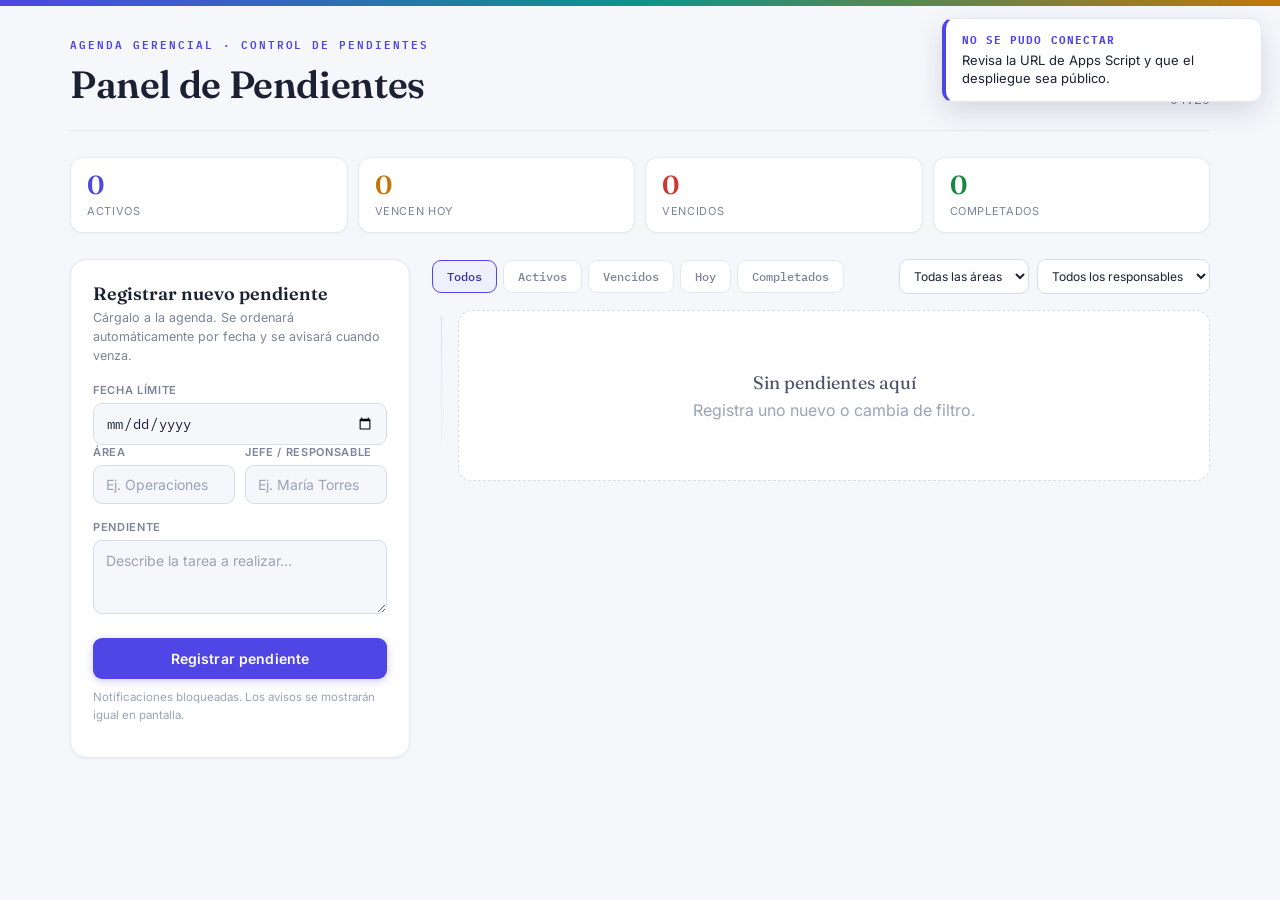
<file: index.html>
<!DOCTYPE html>
<html lang="es">
<head>
<meta charset="UTF-8">
<meta name="viewport" content="width=device-width, initial-scale=1.0">
<title>Panel de Pendientes</title>
<link rel="preconnect" href="https://fonts.googleapis.com">
<link href="https://fonts.googleapis.com/css2?family=Fraunces:opsz,wght@9..144,500;9..144,600;9..144,700&family=Inter:wght@400;500;600;700&family=IBM+Plex+Mono:wght@400;500;600&display=swap" rel="stylesheet">
<style>
  :root{
    --bg:#f5f7fb;
    --bg-band:#eef1fa;
    --card:#ffffff;
    --ink:#1b2033;
    --ink-soft:#4a5169;
    --slate-400:#7a8399;
    --slate-500:#9aa3b5;
    --border:#e5e8f1;
    --border-strong:#d7dcea;

    --indigo:#4f46e5;
    --indigo-soft:#eef0fd;
    --indigo-ink:#3730a3;

    --teal:#0d9488;
    --teal-soft:#e3f6f3;

    --green:#15883f;
    --green-soft:#e7f7ec;

    --amber:#c2760a;
    --amber-soft:#fdf1de;

    --red:#d1372f;
    --red-soft:#fdeae8;

    --violet:#7c3aed;
    --violet-soft:#f2ecfd;

    --avatar-1:#4f46e5; --avatar-2:#0d9488; --avatar-3:#c2760a;
    --avatar-4:#d1372f; --avatar-5:#7c3aed; --avatar-6:#0f766e;
  }
  *{box-sizing:border-box;}
  html,body{margin:0;padding:0;}
  body{
    background:var(--bg);
    color:var(--ink);
    font-family:'Inter',sans-serif;
    min-height:100vh;
    -webkit-font-smoothing:antialiased;
  }
  ::selection{background:var(--indigo);color:#fff;}

  .top-band{height:6px;background:linear-gradient(90deg,var(--indigo),var(--teal) 50%,var(--amber));}

  .shell{max-width:1180px;margin:0 auto;padding:28px 20px 64px;}

  header.top{
    display:flex;justify-content:space-between;align-items:flex-end;
    flex-wrap:wrap;gap:18px;
    padding-bottom:22px;margin-bottom:26px;
    border-bottom:1px solid var(--border);
  }
  .brand-eyebrow{
    font-family:'IBM Plex Mono',monospace;
    font-size:11px;letter-spacing:.18em;text-transform:uppercase;
    color:var(--indigo);margin-bottom:8px;font-weight:600;
  }
  h1{
    font-family:'Fraunces',serif;
    font-weight:600;font-size:clamp(26px,3.4vw,38px);
    margin:0;letter-spacing:-0.01em;color:var(--ink);
  }
  .clock{
    font-family:'IBM Plex Mono',monospace;
    text-align:right;color:var(--slate-400);font-size:13px;
  }
  .clock .day{color:var(--ink);font-size:15px;font-weight:600;text-transform:capitalize;}

  .stats{display:flex;gap:10px;flex-wrap:wrap;margin-bottom:26px;}
  .stat{
    flex:1;min-width:130px;
    background:var(--card);border:1px solid var(--border);
    border-radius:12px;padding:14px 16px;
    display:flex;flex-direction:column;gap:6px;
    box-shadow:0 1px 2px rgba(20,25,50,.04);
  }
  .stat .num{font-family:'Fraunces',serif;font-size:26px;font-weight:600;line-height:1;}
  .stat .lbl{font-size:11px;letter-spacing:.06em;text-transform:uppercase;color:var(--slate-400);}
  .stat.vencidos .num{color:var(--red);}
  .stat.hoy .num{color:var(--amber);}
  .stat.activos .num{color:var(--indigo);}
  .stat.completados .num{color:var(--green);}

  .grid{display:grid;grid-template-columns:340px 1fr;gap:22px;align-items:start;}
  @media (max-width:820px){.grid{grid-template-columns:1fr;}}

  .panel{
    background:var(--card);
    border:1px solid var(--border);
    border-radius:16px;
    padding:22px;
    box-shadow:0 1px 3px rgba(20,25,50,.05);
  }
  .panel-title{
    font-family:'Fraunces',serif;font-weight:600;font-size:18px;
    margin:0 0 4px;color:var(--ink);
  }
  .panel-sub{font-size:12.5px;color:var(--slate-400);margin:0 0 18px;line-height:1.5;}

  label{
    display:block;font-size:11px;letter-spacing:.06em;text-transform:uppercase;
    color:var(--slate-400);margin-bottom:6px;margin-top:16px;font-weight:600;
  }
  label:first-of-type{margin-top:0;}
  input[type=date], input[type=text], select, textarea{
    width:100%;background:var(--bg);border:1px solid var(--border-strong);
    color:var(--ink);border-radius:9px;padding:10px 12px;
    font-family:'Inter',sans-serif;font-size:14px;
    transition:border-color .15s ease, box-shadow .15s ease;
  }
  input[type=date]{font-family:'IBM Plex Mono',monospace;}
  input::placeholder, textarea::placeholder{color:var(--slate-500);}
  input:focus, select:focus, textarea:focus{
    outline:none;border-color:var(--indigo);box-shadow:0 0 0 3px var(--indigo-soft);
  }
  textarea{resize:vertical;min-height:74px;line-height:1.4;}

  .two-col{display:flex;gap:10px;}
  .two-col > div{flex:1;min-width:0;}

  .area-chips{display:flex;flex-wrap:wrap;gap:6px;margin-top:8px;}
  .chip{
    font-size:11.5px;padding:5px 10px;border-radius:20px;
    border:1px solid var(--border-strong);color:var(--ink-soft);
    cursor:pointer;background:#fff;font-family:'Inter',sans-serif;
  }
  .chip.active, .chip:hover{border-color:var(--teal);color:var(--teal);background:var(--teal-soft);}

  .btn-primary{
    margin-top:20px;width:100%;
    background:var(--indigo);color:#fff;
    border:none;border-radius:9px;padding:12px 16px;
    font-family:'Inter',sans-serif;font-weight:600;font-size:14px;
    cursor:pointer;transition:filter .15s ease;
    letter-spacing:.01em;
    box-shadow:0 2px 8px rgba(79,70,229,.28);
  }
  .btn-primary:hover{filter:brightness(1.06);}
  .btn-primary:active{filter:brightness(0.95);}

  .form-note{font-size:11.5px;color:var(--slate-500);margin-top:10px;line-height:1.5;}

  .tabs{display:flex;gap:6px;margin-bottom:16px;flex-wrap:wrap;align-items:center;}
  .tab{
    font-family:'IBM Plex Mono',monospace;font-size:12px;
    padding:8px 14px;border-radius:9px;border:1px solid var(--border);
    background:var(--card);color:var(--slate-400);cursor:pointer;font-weight:500;
  }
  .tab.active{background:var(--indigo-soft);border-color:var(--indigo);color:var(--indigo-ink);}

  .area-select-wrap{display:flex;align-items:center;gap:8px;margin-left:auto;}
  .area-select-wrap select{width:auto;padding:8px 10px;font-size:12px;background:#fff;}

  .rail{position:relative;padding-left:26px;}
  .rail::before{
    content:'';position:absolute;left:9px;top:6px;bottom:6px;width:1px;
    background:linear-gradient(to bottom, var(--border-strong), transparent);
  }
  .task{
    position:relative;margin-bottom:14px;
    background:var(--card);border:1px solid var(--border);
    border-radius:14px;padding:16px 18px;
    box-shadow:0 1px 2px rgba(20,25,50,.04);
  }
  .task::before{
    content:'';position:absolute;left:-26px;top:22px;
    width:11px;height:11px;border-radius:50%;
    background:#fff;border:2px solid var(--slate-500);
  }
  .task.estado-vencido::before{background:var(--red);border-color:var(--red);box-shadow:0 0 0 4px var(--red-soft);}
  .task.estado-hoy::before{background:var(--amber);border-color:var(--amber);box-shadow:0 0 0 4px var(--amber-soft);}
  .task.estado-completado::before{background:var(--green);border-color:var(--green);}
  .task.estado-activo::before{background:#fff;border-color:var(--slate-400);}
  .task.estado-completado{opacity:.72;background:var(--bg-band);}

  .task-top{display:flex;justify-content:space-between;gap:12px;align-items:flex-start;flex-wrap:wrap;}
  .task-meta{display:flex;align-items:center;gap:10px;flex-wrap:wrap;}
  .date-chip{
    font-family:'IBM Plex Mono',monospace;font-size:12px;font-weight:600;
    color:var(--ink);background:var(--bg);border:1px solid var(--border-strong);
    border-radius:7px;padding:4px 9px;white-space:nowrap;
  }
  .area-tag{
    font-size:11px;letter-spacing:.04em;text-transform:uppercase;font-weight:600;
    color:var(--teal);background:var(--teal-soft);border:1px solid transparent;
    border-radius:20px;padding:4px 10px;
  }
  .resp-chip{display:flex;align-items:center;gap:6px;font-size:12px;color:var(--ink-soft);}
  .avatar{
    width:20px;height:20px;border-radius:50%;color:#fff;font-size:10.5px;font-weight:700;
    display:flex;align-items:center;justify-content:center;font-family:'Inter',sans-serif;flex:none;
  }
  .badge{
    font-family:'IBM Plex Mono',monospace;font-size:10.5px;letter-spacing:.08em;
    text-transform:uppercase;padding:3px 8px;border-radius:6px;font-weight:700;
  }
  .badge.vencido{background:var(--red-soft);color:var(--red);}
  .badge.hoy{background:var(--amber-soft);color:var(--amber);}
  .badge.completado{background:var(--green-soft);color:var(--green);}
  .badge.reprogramado{background:var(--violet-soft);color:var(--violet);}

  .task-text{margin:12px 0 0;font-size:14.5px;line-height:1.5;color:var(--ink-soft);}
  .task.estado-completado .task-text{text-decoration:line-through;text-decoration-color:var(--slate-500);}

  .solucion-box{
    margin-top:10px;padding:10px 12px;background:var(--green-soft);border-radius:9px;
    font-size:12.5px;color:#0f5c2c;line-height:1.5;
  }
  .solucion-box b{font-family:'IBM Plex Mono',monospace;font-size:10.5px;letter-spacing:.06em;text-transform:uppercase;display:block;margin-bottom:3px;}

  .task-actions{display:flex;gap:8px;margin-top:14px;flex-wrap:wrap;}
  .action-btn{
    display:inline-flex;align-items:center;gap:6px;
    font-family:'Inter',sans-serif;font-size:12.5px;font-weight:600;
    border-radius:8px;padding:7px 12px;cursor:pointer;border:1px solid var(--border-strong);
    background:#fff;color:var(--ink-soft);transition:all .15s ease;
  }
  .action-btn:hover{border-color:var(--indigo);color:var(--indigo);}
  .action-btn.done{border-color:var(--green);color:var(--green);}
  .action-btn.done:hover{background:var(--green-soft);}
  .action-btn.postpone{border-color:var(--amber);color:var(--amber);}
  .action-btn.postpone:hover{background:var(--amber-soft);}
  .action-btn.undo{border-color:var(--slate-500);}
  .action-btn.delete{color:var(--red);}
  .action-btn.delete:hover{background:var(--red-soft);border-color:var(--red);}

  .history{margin-top:10px;font-size:11px;color:var(--slate-500);font-family:'IBM Plex Mono',monospace;}

  .edit-box{
    margin-top:14px;padding:14px;border-radius:11px;
    background:var(--bg);border:1px dashed var(--border-strong);
  }
  .edit-box .row{display:flex;gap:10px;flex-wrap:wrap;}
  .edit-box .row > div{flex:1;min-width:160px;}
  .edit-actions{display:flex;gap:8px;margin-top:12px;}
  .save-btn{background:var(--amber);color:#fff;border:none;border-radius:8px;padding:8px 14px;font-weight:600;font-size:12.5px;cursor:pointer;}
  .cancel-btn{background:transparent;color:var(--slate-400);border:1px solid var(--border-strong);border-radius:8px;padding:8px 14px;font-size:12.5px;cursor:pointer;}

  .empty{
    text-align:center;padding:60px 20px;color:var(--slate-500);
    border:1px dashed var(--border-strong);border-radius:14px;background:var(--card);
  }
  .empty .big{font-family:'Fraunces',serif;font-size:18px;color:var(--ink-soft);margin-bottom:6px;}

  #toast-wrap{position:fixed;top:18px;right:18px;z-index:999;display:flex;flex-direction:column;gap:10px;max-width:320px;}
  .toast{
    background:#fff;border:1px solid var(--border);border-left:4px solid var(--indigo);border-radius:11px;
    padding:14px 16px;box-shadow:0 10px 28px rgba(30,35,70,.14);
    animation:slidein .25s ease;
  }
  .toast .t-title{font-family:'IBM Plex Mono',monospace;font-size:10.5px;letter-spacing:.1em;color:var(--indigo);text-transform:uppercase;margin-bottom:4px;font-weight:700;}
  .toast .t-body{font-size:13px;color:var(--ink);line-height:1.4;}
  @keyframes slidein{from{transform:translateX(20px);opacity:0;}to{transform:translateX(0);opacity:1;}}

  .notif-banner{
    display:flex;align-items:center;justify-content:space-between;gap:12px;
    background:var(--indigo-soft);border:1px solid #d9d5fb;border-radius:12px;
    padding:10px 14px;margin-bottom:18px;font-size:12.5px;color:var(--indigo-ink);
  }
  .notif-banner button{
    background:var(--indigo);border:none;color:#fff;flex:none;
    border-radius:7px;padding:7px 14px;font-size:12px;cursor:pointer;font-family:'Inter',sans-serif;font-weight:600;
  }

  /* ---------- MODAL ---------- */
  .modal-overlay{
    position:fixed;inset:0;background:rgba(27,32,51,.45);
    display:none;align-items:center;justify-content:center;z-index:1000;padding:20px;
  }
  .modal-overlay.open{display:flex;}
  .modal-box{
    background:#fff;border-radius:16px;max-width:440px;width:100%;
    padding:26px;box-shadow:0 24px 60px rgba(20,25,50,.25);
  }
  .modal-eyebrow{font-family:'IBM Plex Mono',monospace;font-size:10.5px;letter-spacing:.1em;text-transform:uppercase;color:var(--green);font-weight:700;margin-bottom:6px;}
  .modal-title{font-family:'Fraunces',serif;font-size:20px;font-weight:600;margin:0 0 6px;color:var(--ink);}
  .modal-sub{font-size:13px;color:var(--slate-400);margin:0 0 16px;line-height:1.5;}
  .modal-box textarea{min-height:90px;}
  .modal-actions{display:flex;flex-direction:column;gap:8px;margin-top:16px;}
  .modal-btn-primary{
    background:var(--green);color:#fff;border:none;border-radius:9px;padding:12px 16px;
    font-weight:600;font-size:14px;cursor:pointer;font-family:'Inter',sans-serif;
  }
  .modal-btn-secondary{
    background:#fff;color:var(--ink-soft);border:1px solid var(--border-strong);border-radius:9px;
    padding:11px 16px;font-weight:600;font-size:13.5px;cursor:pointer;font-family:'Inter',sans-serif;
  }
  .modal-btn-cancel{
    background:transparent;color:var(--slate-400);border:none;padding:8px;font-size:12.5px;
    cursor:pointer;font-family:'Inter',sans-serif;text-align:center;
  }
</style>
</head>
<body>
<div class="top-band"></div>
<div id="toast-wrap"></div>

<!-- COMPLETION MODAL -->
<div class="modal-overlay" id="modal-overlay">
  <div class="modal-box">
    <div class="modal-eyebrow">Marcar como realizado</div>
    <p class="modal-title">¿Cómo se le dio solución?</p>
    <p class="modal-sub">Es opcional. Puedes describirlo brevemente o simplemente omitir este paso.</p>
    <textarea id="modal-solucion" placeholder="Ej. Se coordinó con el proveedor y se cerró el contrato…"></textarea>
    <div class="modal-actions">
      <button class="modal-btn-primary" id="modal-guardar">Guardar y marcar como realizado</button>
      <button class="modal-btn-secondary" id="modal-omitir">Omitir y marcar como realizado</button>
      <button class="modal-btn-cancel" id="modal-cancelar">Cancelar</button>
    </div>
  </div>
</div>

<div class="shell">
  <header class="top">
    <div>
      <div class="brand-eyebrow">Agenda gerencial · control de pendientes</div>
      <h1>Panel de Pendientes</h1>
    </div>
    <div class="clock">
      <div class="day" id="clock-day">—</div>
      <div id="clock-time">—</div>
    </div>
  </header>

  <div id="notif-banner-slot"></div>

  <div class="stats">
    <div class="stat activos"><div class="num" id="st-activos">0</div><div class="lbl">Activos</div></div>
    <div class="stat hoy"><div class="num" id="st-hoy">0</div><div class="lbl">Vencen hoy</div></div>
    <div class="stat vencidos"><div class="num" id="st-vencidos">0</div><div class="lbl">Vencidos</div></div>
    <div class="stat completados"><div class="num" id="st-completados">0</div><div class="lbl">Completados</div></div>
  </div>

  <div class="grid">
    <!-- FORM -->
    <div class="panel">
      <p class="panel-title">Registrar nuevo pendiente</p>
      <p class="panel-sub">Cárgalo a la agenda. Se ordenará automáticamente por fecha y se avisará cuando venza.</p>

      <label for="f-fecha">Fecha límite</label>
      <input type="date" id="f-fecha">

      <div class="two-col">
        <div>
          <label for="f-area">Área</label>
          <input type="text" id="f-area" placeholder="Ej. Operaciones" list="area-list">
          <datalist id="area-list"></datalist>
        </div>
        <div>
          <label for="f-resp">Jefe / Responsable</label>
          <input type="text" id="f-resp" placeholder="Ej. María Torres" list="resp-list">
          <datalist id="resp-list"></datalist>
        </div>
      </div>

      <label for="f-texto">Pendiente</label>
      <textarea id="f-texto" placeholder="Describe la tarea a realizar…"></textarea>

      <button class="btn-primary" id="btn-registrar">Registrar pendiente</button>
      <p class="form-note" id="notif-status">Verificando permisos de notificación…</p>
    </div>

    <!-- LIST -->
    <div>
      <div class="tabs">
        <button class="tab active" data-filter="todos">Todos</button>
        <button class="tab" data-filter="activos">Activos</button>
        <button class="tab" data-filter="vencidos">Vencidos</button>
        <button class="tab" data-filter="hoy">Hoy</button>
        <button class="tab" data-filter="completados">Completados</button>
        <div class="area-select-wrap">
          <select id="area-filter"><option value="">Todas las áreas</option></select>
          <select id="resp-filter"><option value="">Todos los responsables</option></select>
        </div>
      </div>

      <div class="rail" id="task-list"></div>
    </div>
  </div>

</div>

<script>
(function(){
  // ⚠️ PEGA AQUÍ LA URL DE TU APLICACIÓN WEB DE APPS SCRIPT (paso 6 del Code.gs)
  const WEBAPP_URL = "https://script.google.com/macros/s/AKfycbykmY-eoKFFo9rEONj8oRHOLObeaChyHrZ9evfuGy88Hw9Rfd6PiVwSnn11uLV29JAz/exec";

  const AVATAR_COLORS = ["var(--avatar-1)","var(--avatar-2)","var(--avatar-3)","var(--avatar-4)","var(--avatar-5)","var(--avatar-6)"];
  const REFRESH_MS = 20000; // cada cuánto se sincroniza con la hoja para ver cambios de otros usuarios

  let tasks = [];
  let notified = {}; // solo en memoria de esta sesión, no se guarda en la hoja
  let currentFilter = "todos";
  let currentArea = "";
  let currentResp = "";
  let editingId = null;
  let completingId = null;

  const $ = (id) => document.getElementById(id);

  function todayStr(){ return new Date().toISOString().slice(0,10); }

  function fmtDate(dateStr){
    const [y,m,d] = dateStr.split('-').map(Number);
    const dt = new Date(y, m-1, d);
    const weekday = dt.toLocaleDateString('es-ES',{weekday:'short'}).replace('.','');
    const day = String(d).padStart(2,'0');
    const month = dt.toLocaleDateString('es-ES',{month:'short'}).replace('.','');
    return {top:`${day} ${month}`, sub: weekday};
  }

  function estadoDe(t){
    if(t.estado === 'completado') return 'completado';
    if(t.fecha < todayStr()) return 'vencido';
    if(t.fecha === todayStr()) return 'hoy';
    return 'activo';
  }

  function uid(){ return 'p' + Date.now().toString(36) + Math.random().toString(36).slice(2,7); }

  function avatarColor(name){
    let h = 0;
    for(let i=0;i<name.length;i++) h = (h*31 + name.charCodeAt(i)) >>> 0;
    return AVATAR_COLORS[h % AVATAR_COLORS.length];
  }
  function initials(name){
    const parts = name.trim().split(/\s+/).filter(Boolean);
    if(parts.length===0) return '?';
    if(parts.length===1) return parts[0][0].toUpperCase();
    return (parts[0][0]+parts[1][0]).toUpperCase();
  }

  // ---------- STORAGE (Google Sheets vía Apps Script) ----------
  let isSyncing = false;

  async function loadTasks(silent){
    if(WEBAPP_URL.indexOf('PON_AQUI') === 0){
      if(!silent) toast('Falta configurar', 'Pega la URL de tu Apps Script en la constante WEBAPP_URL del código.');
      return;
    }
    try{
      const res = await fetch(WEBAPP_URL, {method:'GET'});
      const data = await res.json();
      if(data.ok){ tasks = data.tasks || []; }
      else if(!silent){ toast('Error al leer la hoja', data.error || 'Respuesta inválida.'); }
    }catch(e){
      if(!silent) toast('No se pudo conectar', 'Revisa la URL de Apps Script y que el despliegue sea público.');
    }
  }

  // Sobreescribe toda la hoja con el estado actual de "tasks".
  // Se llama después de cada acción (registrar, completar, aplazar, eliminar).
  async function saveTasks(){
    if(WEBAPP_URL.indexOf('PON_AQUI') === 0){
      toast('Falta configurar', 'Pega la URL de tu Apps Script en la constante WEBAPP_URL del código.');
      return;
    }
    isSyncing = true;
    try{
      const res = await fetch(WEBAPP_URL, {
        method:'POST',
        headers:{'Content-Type':'text/plain;charset=utf-8'}, // evita el preflight CORS
        body: JSON.stringify({action:'sync', tasks})
      });
      const data = await res.json();
      if(data.ok && data.tasks){ tasks = data.tasks; }
      else if(!data.ok){ toast('Error al guardar', data.error || 'La hoja no confirmó el guardado.'); }
    }catch(e){
      toast('No se pudo guardar', 'Revisa tu conexión o la configuración de Apps Script.');
    }finally{
      isSyncing = false;
    }
  }

  // Refresco periódico para ver cambios hechos por otras personas con el mismo link
  function startAutoRefresh(){
    setInterval(async ()=>{
      if(isSyncing || editingId || completingId) return; // no interrumpir si alguien está editando
      await loadTasks(true);
      refreshFilterOptions();
      render();
      checkDueNotifications();
    }, REFRESH_MS);
  }

  function tickClock(){
    const d = new Date();
    $('clock-day').textContent = d.toLocaleDateString('es-ES',{weekday:'long', day:'numeric', month:'long'});
    $('clock-time').textContent = d.toLocaleTimeString('es-ES',{hour:'2-digit',minute:'2-digit'});
  }

  function refreshFilterOptions(){
    const sel = $('area-filter');
    const current = sel.value;
    const areas = Array.from(new Set(tasks.map(t=>t.area).filter(Boolean))).sort();
    sel.innerHTML = '<option value="">Todas las áreas</option>' + areas.map(a=>`<option value="${a}">${a}</option>`).join('');
    sel.value = areas.includes(current) ? current : '';

    const resps = Array.from(new Set(tasks.map(t=>t.responsable).filter(Boolean))).sort();
    $('resp-list').innerHTML = resps.map(r=>`<option value="${r}">`).join('');

    const respSel = $('resp-filter');
    const currentResp2 = respSel.value;
    respSel.innerHTML = '<option value="">Todos los responsables</option>' + resps.map(r=>`<option value="${r}">${r}</option>`).join('');
    respSel.value = resps.includes(currentResp2) ? currentResp2 : '';
  }

  function toast(title, body){
    const wrap = $('toast-wrap');
    const el = document.createElement('div');
    el.className='toast';
    el.innerHTML = `<div class="t-title">${title}</div><div class="t-body">${body}</div>`;
    wrap.appendChild(el);
    setTimeout(()=>{ el.style.transition='opacity .3s'; el.style.opacity='0'; setTimeout(()=>el.remove(),300); }, 5000);
  }

  async function setupNotifications(){
    const statusEl = $('notif-status');
    if(!('Notification' in window)){
      statusEl.textContent = 'Este navegador no admite notificaciones del sistema. Los avisos se mostrarán aquí en pantalla mientras la agenda esté abierta.';
      renderNotifBanner(false); return;
    }
    if(Notification.permission === 'granted'){
      statusEl.textContent = 'Notificaciones activas mientras esta pestaña esté abierta.';
      renderNotifBanner(false);
    } else if (Notification.permission === 'denied'){
      statusEl.textContent = 'Notificaciones bloqueadas. Los avisos se mostrarán igual en pantalla.';
      renderNotifBanner(false);
    } else {
      statusEl.textContent = 'Activa las notificaciones para recibir avisos cuando llegue la fecha.';
      renderNotifBanner(true);
    }
  }

  function renderNotifBanner(showButton){
    const slot = $('notif-banner-slot');
    if(!showButton){ slot.innerHTML=''; return; }
    slot.innerHTML = `<div class="notif-banner">
      <span>Los avisos funcionan mientras esta pestaña esté abierta en tu navegador — no llegan como notificación push con la app cerrada. Actívalos para verlos apenas venza un pendiente.</span>
      <button id="btn-activar-notif">Activar avisos</button>
    </div>`;
    $('btn-activar-notif').onclick = async ()=>{ try{ await Notification.requestPermission(); setupNotifications(); }catch(e){} };
  }

  function checkDueNotifications(){
    const today = todayStr();
    tasks.forEach(t=>{
      if(t.estado === 'completado') return;
      if(t.fecha === today && notified[t.id] !== today){
        notified[t.id] = today;
        fireNotification(t);
      }
    });
  }

  function fireNotification(t){
    toast('Pendiente vence hoy', `[${t.area || 'General'}] ${t.texto}`);
    if('Notification' in window && Notification.permission === 'granted'){
      try{ new Notification('Pendiente gerencial — vence hoy', { body: `${t.area ? '['+t.area+'] ' : ''}${t.texto}` }); }catch(e){}
    }
  }

  // ---------- CRUD ----------
  async function registrar(){
    const fecha = $('f-fecha').value;
    const area = $('f-area').value.trim();
    const responsable = $('f-resp').value.trim();
    const texto = $('f-texto').value.trim();
    if(!fecha || !texto){
      toast('Faltan datos', 'Ingresa al menos la fecha y la descripción del pendiente.');
      return;
    }
    tasks.push({
      id: uid(), fecha, area, responsable, texto,
      estado: 'pendiente', solucion: '', aplazamientos: [], createdAt: Date.now()
    });
    $('f-fecha').value=''; $('f-area').value=''; $('f-resp').value=''; $('f-texto').value='';
    await saveTasks();
    refreshFilterOptions();
    render();
    toast('Pendiente registrado', texto);
  }

  function abrirModalCompletar(id){
    completingId = id;
    $('modal-solucion').value = '';
    $('modal-overlay').classList.add('open');
    setTimeout(()=>$('modal-solucion').focus(), 50);
  }
  function cerrarModal(){ completingId = null; $('modal-overlay').classList.remove('open'); }

  async function confirmarCompletar(conSolucion){
    if(!completingId) return;
    const t = tasks.find(x=>x.id===completingId);
    if(!t){ cerrarModal(); return; }
    t.estado = 'completado';
    t.completedAt = Date.now();
    t.solucion = conSolucion ? $('modal-solucion').value.trim() : '';
    cerrarModal();
    await saveTasks();
    render();
    toast('Pendiente realizado', t.texto);
  }

  async function reabrir(id){
    const t = tasks.find(x=>x.id===id);
    if(!t) return;
    t.estado = 'pendiente'; delete t.completedAt;
    await saveTasks();
    render();
  }

  async function eliminar(id){
    tasks = tasks.filter(x=>x.id!==id);
    await saveTasks();
    refreshFilterOptions();
    render();
  }

  async function guardarAplazamiento(id){
    const t = tasks.find(x=>x.id===id);
    if(!t) return;
    const nuevaFecha = $('edit-fecha-'+id).value;
    const nuevoTexto = $('edit-texto-'+id).value.trim();
    const nuevaArea = $('edit-area-'+id).value.trim();
    const nuevoResp = $('edit-resp-'+id).value.trim();
    if(!nuevaFecha || !nuevoTexto){
      toast('Faltan datos','Verifica la fecha y la descripción.');
      return;
    }
    if(nuevaFecha !== t.fecha){
      t.aplazamientos.push({de: t.fecha, a: nuevaFecha, fecha: Date.now()});
    }
    t.fecha = nuevaFecha; t.texto = nuevoTexto; t.area = nuevaArea; t.responsable = nuevoResp;
    editingId = null;
    await saveTasks();
    refreshFilterOptions();
    render();
    toast('Pendiente reprogramado', `Nueva fecha: ${nuevaFecha}`);
  }

  // ---------- RENDER ----------
  function computeStats(){
    let activos=0, hoy=0, vencidos=0, completados=0;
    tasks.forEach(t=>{
      const e = estadoDe(t);
      if(e==='completado') completados++;
      else if(e==='vencido') vencidos++;
      else if(e==='hoy') hoy++;
      else activos++;
    });
    $('st-activos').textContent = activos+hoy+vencidos;
    $('st-hoy').textContent = hoy;
    $('st-vencidos').textContent = vencidos;
    $('st-completados').textContent = completados;
  }

  function filteredTasks(){
    return tasks.filter(t=>{
      const e = estadoDe(t);
      if(currentArea && t.area !== currentArea) return false;
      if(currentResp && t.responsable !== currentResp) return false;
      if(currentFilter==='todos') return true;
      if(currentFilter==='activos') return e==='activo' || e==='hoy';
      if(currentFilter==='vencidos') return e==='vencido';
      if(currentFilter==='hoy') return e==='hoy';
      if(currentFilter==='completados') return e==='completado';
      return true;
    }).sort((a,b)=>{
      if(a.estado==='completado' && b.estado!=='completado') return 1;
      if(b.estado==='completado' && a.estado!=='completado') return -1;
      return a.fecha.localeCompare(b.fecha);
    });
  }

  function render(){
    computeStats();
    const list = $('task-list');
    const items = filteredTasks();
    if(items.length===0){
      list.innerHTML = `<div class="empty"><div class="big">Sin pendientes aquí</div>Registra uno nuevo o cambia de filtro.</div>`;
      return;
    }
    list.innerHTML = items.map(t=>renderTask(t)).join('');

    items.forEach(t=>{
      const done = document.getElementById('act-done-'+t.id);
      if(done) done.onclick = ()=>abrirModalCompletar(t.id);
      const undo = document.getElementById('act-undo-'+t.id);
      if(undo) undo.onclick = ()=>reabrir(t.id);
      const del = document.getElementById('act-del-'+t.id);
      if(del) del.onclick = ()=>{ if(confirm('¿Eliminar este pendiente definitivamente?')) eliminar(t.id); };
      const postpone = document.getElementById('act-postpone-'+t.id);
      if(postpone) postpone.onclick = ()=>{ editingId = (editingId===t.id) ? null : t.id; render(); };
      const save = document.getElementById('save-'+t.id);
      if(save) save.onclick = ()=>guardarAplazamiento(t.id);
      const cancel = document.getElementById('cancel-'+t.id);
      if(cancel) cancel.onclick = ()=>{ editingId=null; render(); };
    });
  }

  function renderTask(t){
    const e = estadoDe(t);
    const d = fmtDate(t.fecha);
    let badge = '';
    if(e==='vencido') badge = '<span class="badge vencido">Vencido</span>';
    else if(e==='hoy') badge = '<span class="badge hoy">Hoy</span>';
    else if(e==='completado') badge = '<span class="badge completado">Realizado</span>';
    const repBadge = t.aplazamientos.length>0 ? `<span class="badge reprogramado">Reprogramado ×${t.aplazamientos.length}</span>` : '';

    let actions = '';
    if(e==='completado'){
      actions = `<button class="action-btn undo" id="act-undo-${t.id}">↺ Reabrir</button>
                 <button class="action-btn delete" id="act-del-${t.id}">Eliminar</button>`;
    } else {
      actions = `<button class="action-btn done" id="act-done-${t.id}">✓ Realizado</button>
                 <button class="action-btn postpone" id="act-postpone-${t.id}">⏳ Aplazar</button>
                 <button class="action-btn delete" id="act-del-${t.id}">Eliminar</button>`;
    }

    let history = '';
    if(t.aplazamientos.length>0){
      const last = t.aplazamientos[t.aplazamientos.length-1];
      history = `<div class="history">Última reprogramación: ${last.de} → ${last.a}</div>`;
    }

    let solucionBox = '';
    if(e==='completado' && t.solucion){
      solucionBox = `<div class="solucion-box"><b>Solución</b>${escapeHtml(t.solucion)}</div>`;
    }

    const respChip = t.responsable ? `<span class="resp-chip"><span class="avatar" style="background:${avatarColor(t.responsable)}">${initials(t.responsable)}</span>${escapeHtml(t.responsable)}</span>` : '';

    let editBox = '';
    if(editingId === t.id){
      editBox = `<div class="edit-box">
        <div class="row">
          <div>
            <label for="edit-fecha-${t.id}">Nueva fecha</label>
            <input type="date" id="edit-fecha-${t.id}" value="${t.fecha}">
          </div>
          <div>
            <label for="edit-area-${t.id}">Área</label>
            <input type="text" id="edit-area-${t.id}" value="${escapeAttr(t.area)}">
          </div>
          <div>
            <label for="edit-resp-${t.id}">Jefe / Responsable</label>
            <input type="text" id="edit-resp-${t.id}" value="${escapeAttr(t.responsable)}">
          </div>
        </div>
        <label for="edit-texto-${t.id}">Pendiente</label>
        <textarea id="edit-texto-${t.id}">${escapeHtml(t.texto)}</textarea>
        <div class="edit-actions">
          <button class="save-btn" id="save-${t.id}">Guardar y reprogramar</button>
          <button class="cancel-btn" id="cancel-${t.id}">Cancelar</button>
        </div>
      </div>`;
    }

    return `<div class="task estado-${e}">
      <div class="task-top">
        <div class="task-meta">
          <span class="date-chip">${d.top}<span style="color:var(--slate-400);font-weight:400;"> · ${d.sub}</span></span>
          ${t.area ? `<span class="area-tag">${escapeHtml(t.area)}</span>` : ''}
          ${respChip}
          ${badge}
          ${repBadge}
        </div>
      </div>
      <p class="task-text">${escapeHtml(t.texto)}</p>
      ${solucionBox}
      ${history}
      <div class="task-actions">${actions}</div>
      ${editBox}
    </div>`;
  }

  function escapeHtml(s){
    return (s||'').replace(/[&<>"']/g, m => ({'&':'&amp;','<':'&lt;','>':'&gt;','"':'&quot;',"'":'&#39;'}[m]));
  }
  function escapeAttr(s){ return escapeHtml(s); }

  // ---------- INIT ----------
  document.querySelectorAll('.tab').forEach(tab=>{
    tab.onclick = ()=>{
      document.querySelectorAll('.tab').forEach(x=>x.classList.remove('active'));
      tab.classList.add('active');
      currentFilter = tab.dataset.filter;
      render();
    };
  });
  $('area-filter').addEventListener('change', (e)=>{ currentArea = e.target.value; render(); });
  $('resp-filter').addEventListener('change', (e)=>{ currentResp = e.target.value; render(); });
  $('btn-registrar').onclick = registrar;
  $('modal-guardar').onclick = ()=>confirmarCompletar(true);
  $('modal-omitir').onclick = ()=>confirmarCompletar(false);
  $('modal-cancelar').onclick = cerrarModal;
  $('modal-overlay').addEventListener('click', (e)=>{ if(e.target.id==='modal-overlay') cerrarModal(); });

  async function init(){
    tickClock();
    setInterval(tickClock, 30000);
    await loadTasks();
    refreshFilterOptions();
    render();
    await setupNotifications();
    checkDueNotifications();
    setInterval(checkDueNotifications, 60000);
    startAutoRefresh();
  }
  init();
})();
</script>
</body>
</html>
</file>
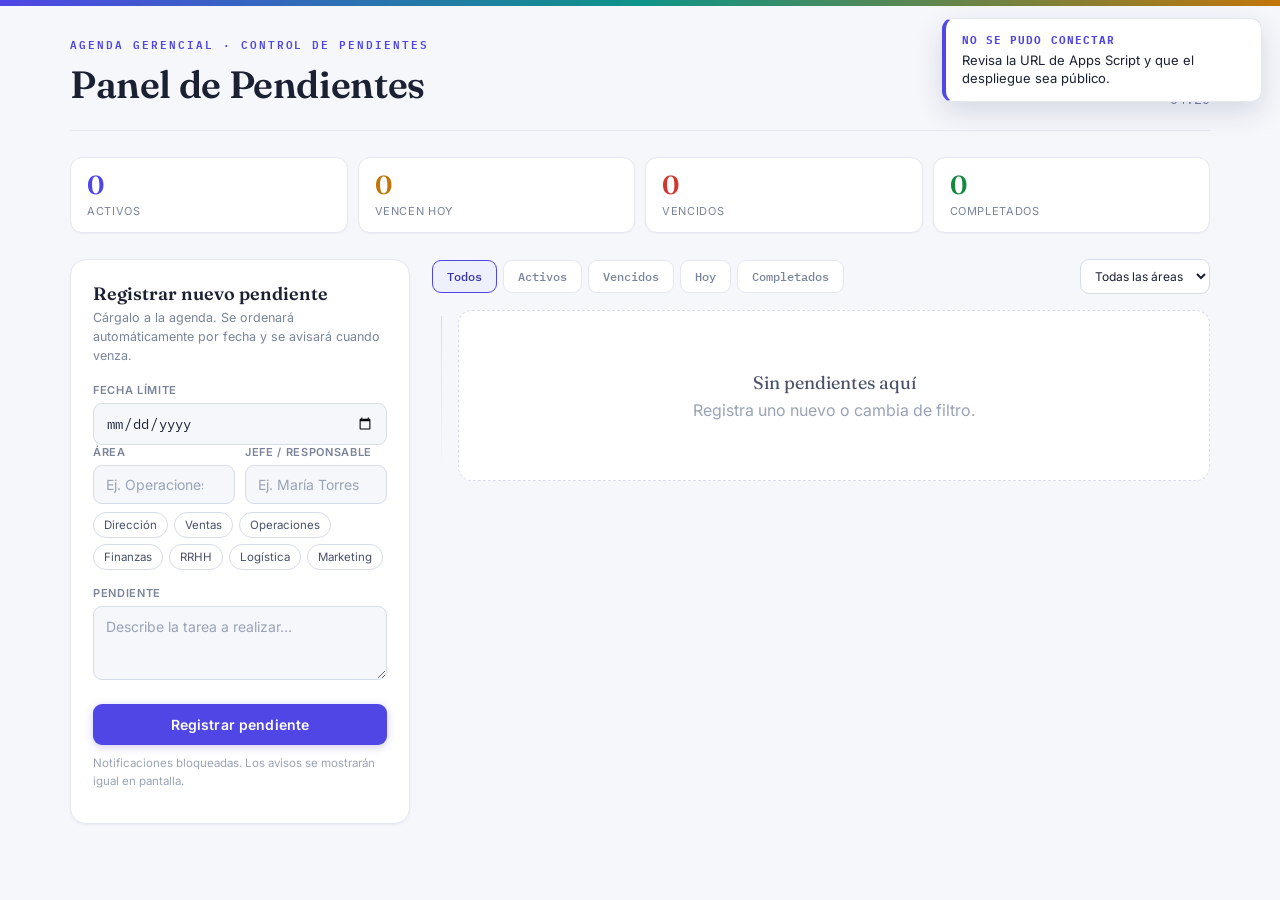
<file: Index.html>
<!DOCTYPE html>
<html lang="es">
<head>
<meta charset="UTF-8">
<meta name="viewport" content="width=device-width, initial-scale=1.0">
<title>Panel de Pendientes</title>
<link rel="preconnect" href="https://fonts.googleapis.com">
<link href="https://fonts.googleapis.com/css2?family=Fraunces:opsz,wght@9..144,500;9..144,600;9..144,700&family=Inter:wght@400;500;600;700&family=IBM+Plex+Mono:wght@400;500;600&display=swap" rel="stylesheet">
<style>
  :root{
    --bg:#f5f7fb;
    --bg-band:#eef1fa;
    --card:#ffffff;
    --ink:#1b2033;
    --ink-soft:#4a5169;
    --slate-400:#7a8399;
    --slate-500:#9aa3b5;
    --border:#e5e8f1;
    --border-strong:#d7dcea;

    --indigo:#4f46e5;
    --indigo-soft:#eef0fd;
    --indigo-ink:#3730a3;

    --teal:#0d9488;
    --teal-soft:#e3f6f3;

    --green:#15883f;
    --green-soft:#e7f7ec;

    --amber:#c2760a;
    --amber-soft:#fdf1de;

    --red:#d1372f;
    --red-soft:#fdeae8;

    --violet:#7c3aed;
    --violet-soft:#f2ecfd;

    --avatar-1:#4f46e5; --avatar-2:#0d9488; --avatar-3:#c2760a;
    --avatar-4:#d1372f; --avatar-5:#7c3aed; --avatar-6:#0f766e;
  }
  *{box-sizing:border-box;}
  html,body{margin:0;padding:0;}
  body{
    background:var(--bg);
    color:var(--ink);
    font-family:'Inter',sans-serif;
    min-height:100vh;
    -webkit-font-smoothing:antialiased;
  }
  ::selection{background:var(--indigo);color:#fff;}

  .top-band{height:6px;background:linear-gradient(90deg,var(--indigo),var(--teal) 50%,var(--amber));}

  .shell{max-width:1180px;margin:0 auto;padding:28px 20px 64px;}

  header.top{
    display:flex;justify-content:space-between;align-items:flex-end;
    flex-wrap:wrap;gap:18px;
    padding-bottom:22px;margin-bottom:26px;
    border-bottom:1px solid var(--border);
  }
  .brand-eyebrow{
    font-family:'IBM Plex Mono',monospace;
    font-size:11px;letter-spacing:.18em;text-transform:uppercase;
    color:var(--indigo);margin-bottom:8px;font-weight:600;
  }
  h1{
    font-family:'Fraunces',serif;
    font-weight:600;font-size:clamp(26px,3.4vw,38px);
    margin:0;letter-spacing:-0.01em;color:var(--ink);
  }
  .clock{
    font-family:'IBM Plex Mono',monospace;
    text-align:right;color:var(--slate-400);font-size:13px;
  }
  .clock .day{color:var(--ink);font-size:15px;font-weight:600;text-transform:capitalize;}

  .stats{display:flex;gap:10px;flex-wrap:wrap;margin-bottom:26px;}
  .stat{
    flex:1;min-width:130px;
    background:var(--card);border:1px solid var(--border);
    border-radius:12px;padding:14px 16px;
    display:flex;flex-direction:column;gap:6px;
    box-shadow:0 1px 2px rgba(20,25,50,.04);
  }
  .stat .num{font-family:'Fraunces',serif;font-size:26px;font-weight:600;line-height:1;}
  .stat .lbl{font-size:11px;letter-spacing:.06em;text-transform:uppercase;color:var(--slate-400);}
  .stat.vencidos .num{color:var(--red);}
  .stat.hoy .num{color:var(--amber);}
  .stat.activos .num{color:var(--indigo);}
  .stat.completados .num{color:var(--green);}

  .grid{display:grid;grid-template-columns:340px 1fr;gap:22px;align-items:start;}
  @media (max-width:820px){.grid{grid-template-columns:1fr;}}

  .panel{
    background:var(--card);
    border:1px solid var(--border);
    border-radius:16px;
    padding:22px;
    box-shadow:0 1px 3px rgba(20,25,50,.05);
  }
  .panel-title{
    font-family:'Fraunces',serif;font-weight:600;font-size:18px;
    margin:0 0 4px;color:var(--ink);
  }
  .panel-sub{font-size:12.5px;color:var(--slate-400);margin:0 0 18px;line-height:1.5;}

  label{
    display:block;font-size:11px;letter-spacing:.06em;text-transform:uppercase;
    color:var(--slate-400);margin-bottom:6px;margin-top:16px;font-weight:600;
  }
  label:first-of-type{margin-top:0;}
  input[type=date], input[type=text], select, textarea{
    width:100%;background:var(--bg);border:1px solid var(--border-strong);
    color:var(--ink);border-radius:9px;padding:10px 12px;
    font-family:'Inter',sans-serif;font-size:14px;
    transition:border-color .15s ease, box-shadow .15s ease;
  }
  input[type=date]{font-family:'IBM Plex Mono',monospace;}
  input::placeholder, textarea::placeholder{color:var(--slate-500);}
  input:focus, select:focus, textarea:focus{
    outline:none;border-color:var(--indigo);box-shadow:0 0 0 3px var(--indigo-soft);
  }
  textarea{resize:vertical;min-height:74px;line-height:1.4;}

  .two-col{display:flex;gap:10px;}
  .two-col > div{flex:1;min-width:0;}

  .area-chips{display:flex;flex-wrap:wrap;gap:6px;margin-top:8px;}
  .chip{
    font-size:11.5px;padding:5px 10px;border-radius:20px;
    border:1px solid var(--border-strong);color:var(--ink-soft);
    cursor:pointer;background:#fff;font-family:'Inter',sans-serif;
  }
  .chip.active, .chip:hover{border-color:var(--teal);color:var(--teal);background:var(--teal-soft);}

  .btn-primary{
    margin-top:20px;width:100%;
    background:var(--indigo);color:#fff;
    border:none;border-radius:9px;padding:12px 16px;
    font-family:'Inter',sans-serif;font-weight:600;font-size:14px;
    cursor:pointer;transition:filter .15s ease;
    letter-spacing:.01em;
    box-shadow:0 2px 8px rgba(79,70,229,.28);
  }
  .btn-primary:hover{filter:brightness(1.06);}
  .btn-primary:active{filter:brightness(0.95);}

  .form-note{font-size:11.5px;color:var(--slate-500);margin-top:10px;line-height:1.5;}

  .tabs{display:flex;gap:6px;margin-bottom:16px;flex-wrap:wrap;align-items:center;}
  .tab{
    font-family:'IBM Plex Mono',monospace;font-size:12px;
    padding:8px 14px;border-radius:9px;border:1px solid var(--border);
    background:var(--card);color:var(--slate-400);cursor:pointer;font-weight:500;
  }
  .tab.active{background:var(--indigo-soft);border-color:var(--indigo);color:var(--indigo-ink);}

  .area-select-wrap{display:flex;align-items:center;gap:8px;margin-left:auto;}
  .area-select-wrap select{width:auto;padding:8px 10px;font-size:12px;background:#fff;}

  .rail{position:relative;padding-left:26px;}
  .rail::before{
    content:'';position:absolute;left:9px;top:6px;bottom:6px;width:1px;
    background:linear-gradient(to bottom, var(--border-strong), transparent);
  }
  .task{
    position:relative;margin-bottom:14px;
    background:var(--card);border:1px solid var(--border);
    border-radius:14px;padding:16px 18px;
    box-shadow:0 1px 2px rgba(20,25,50,.04);
  }
  .task::before{
    content:'';position:absolute;left:-26px;top:22px;
    width:11px;height:11px;border-radius:50%;
    background:#fff;border:2px solid var(--slate-500);
  }
  .task.estado-vencido::before{background:var(--red);border-color:var(--red);box-shadow:0 0 0 4px var(--red-soft);}
  .task.estado-hoy::before{background:var(--amber);border-color:var(--amber);box-shadow:0 0 0 4px var(--amber-soft);}
  .task.estado-completado::before{background:var(--green);border-color:var(--green);}
  .task.estado-activo::before{background:#fff;border-color:var(--slate-400);}
  .task.estado-completado{opacity:.72;background:var(--bg-band);}

  .task-top{display:flex;justify-content:space-between;gap:12px;align-items:flex-start;flex-wrap:wrap;}
  .task-meta{display:flex;align-items:center;gap:10px;flex-wrap:wrap;}
  .date-chip{
    font-family:'IBM Plex Mono',monospace;font-size:12px;font-weight:600;
    color:var(--ink);background:var(--bg);border:1px solid var(--border-strong);
    border-radius:7px;padding:4px 9px;white-space:nowrap;
  }
  .area-tag{
    font-size:11px;letter-spacing:.04em;text-transform:uppercase;font-weight:600;
    color:var(--teal);background:var(--teal-soft);border:1px solid transparent;
    border-radius:20px;padding:4px 10px;
  }
  .resp-chip{display:flex;align-items:center;gap:6px;font-size:12px;color:var(--ink-soft);}
  .avatar{
    width:20px;height:20px;border-radius:50%;color:#fff;font-size:10.5px;font-weight:700;
    display:flex;align-items:center;justify-content:center;font-family:'Inter',sans-serif;flex:none;
  }
  .badge{
    font-family:'IBM Plex Mono',monospace;font-size:10.5px;letter-spacing:.08em;
    text-transform:uppercase;padding:3px 8px;border-radius:6px;font-weight:700;
  }
  .badge.vencido{background:var(--red-soft);color:var(--red);}
  .badge.hoy{background:var(--amber-soft);color:var(--amber);}
  .badge.completado{background:var(--green-soft);color:var(--green);}
  .badge.reprogramado{background:var(--violet-soft);color:var(--violet);}

  .task-text{margin:12px 0 0;font-size:14.5px;line-height:1.5;color:var(--ink-soft);}
  .task.estado-completado .task-text{text-decoration:line-through;text-decoration-color:var(--slate-500);}

  .solucion-box{
    margin-top:10px;padding:10px 12px;background:var(--green-soft);border-radius:9px;
    font-size:12.5px;color:#0f5c2c;line-height:1.5;
  }
  .solucion-box b{font-family:'IBM Plex Mono',monospace;font-size:10.5px;letter-spacing:.06em;text-transform:uppercase;display:block;margin-bottom:3px;}

  .task-actions{display:flex;gap:8px;margin-top:14px;flex-wrap:wrap;}
  .action-btn{
    display:inline-flex;align-items:center;gap:6px;
    font-family:'Inter',sans-serif;font-size:12.5px;font-weight:600;
    border-radius:8px;padding:7px 12px;cursor:pointer;border:1px solid var(--border-strong);
    background:#fff;color:var(--ink-soft);transition:all .15s ease;
  }
  .action-btn:hover{border-color:var(--indigo);color:var(--indigo);}
  .action-btn.done{border-color:var(--green);color:var(--green);}
  .action-btn.done:hover{background:var(--green-soft);}
  .action-btn.postpone{border-color:var(--amber);color:var(--amber);}
  .action-btn.postpone:hover{background:var(--amber-soft);}
  .action-btn.undo{border-color:var(--slate-500);}
  .action-btn.delete{color:var(--red);}
  .action-btn.delete:hover{background:var(--red-soft);border-color:var(--red);}

  .history{margin-top:10px;font-size:11px;color:var(--slate-500);font-family:'IBM Plex Mono',monospace;}

  .edit-box{
    margin-top:14px;padding:14px;border-radius:11px;
    background:var(--bg);border:1px dashed var(--border-strong);
  }
  .edit-box .row{display:flex;gap:10px;flex-wrap:wrap;}
  .edit-box .row > div{flex:1;min-width:160px;}
  .edit-actions{display:flex;gap:8px;margin-top:12px;}
  .save-btn{background:var(--amber);color:#fff;border:none;border-radius:8px;padding:8px 14px;font-weight:600;font-size:12.5px;cursor:pointer;}
  .cancel-btn{background:transparent;color:var(--slate-400);border:1px solid var(--border-strong);border-radius:8px;padding:8px 14px;font-size:12.5px;cursor:pointer;}

  .empty{
    text-align:center;padding:60px 20px;color:var(--slate-500);
    border:1px dashed var(--border-strong);border-radius:14px;background:var(--card);
  }
  .empty .big{font-family:'Fraunces',serif;font-size:18px;color:var(--ink-soft);margin-bottom:6px;}

  #toast-wrap{position:fixed;top:18px;right:18px;z-index:999;display:flex;flex-direction:column;gap:10px;max-width:320px;}
  .toast{
    background:#fff;border:1px solid var(--border);border-left:4px solid var(--indigo);border-radius:11px;
    padding:14px 16px;box-shadow:0 10px 28px rgba(30,35,70,.14);
    animation:slidein .25s ease;
  }
  .toast .t-title{font-family:'IBM Plex Mono',monospace;font-size:10.5px;letter-spacing:.1em;color:var(--indigo);text-transform:uppercase;margin-bottom:4px;font-weight:700;}
  .toast .t-body{font-size:13px;color:var(--ink);line-height:1.4;}
  @keyframes slidein{from{transform:translateX(20px);opacity:0;}to{transform:translateX(0);opacity:1;}}

  .notif-banner{
    display:flex;align-items:center;justify-content:space-between;gap:12px;
    background:var(--indigo-soft);border:1px solid #d9d5fb;border-radius:12px;
    padding:10px 14px;margin-bottom:18px;font-size:12.5px;color:var(--indigo-ink);
  }
  .notif-banner button{
    background:var(--indigo);border:none;color:#fff;flex:none;
    border-radius:7px;padding:7px 14px;font-size:12px;cursor:pointer;font-family:'Inter',sans-serif;font-weight:600;
  }

  /* ---------- MODAL ---------- */
  .modal-overlay{
    position:fixed;inset:0;background:rgba(27,32,51,.45);
    display:none;align-items:center;justify-content:center;z-index:1000;padding:20px;
  }
  .modal-overlay.open{display:flex;}
  .modal-box{
    background:#fff;border-radius:16px;max-width:440px;width:100%;
    padding:26px;box-shadow:0 24px 60px rgba(20,25,50,.25);
  }
  .modal-eyebrow{font-family:'IBM Plex Mono',monospace;font-size:10.5px;letter-spacing:.1em;text-transform:uppercase;color:var(--green);font-weight:700;margin-bottom:6px;}
  .modal-title{font-family:'Fraunces',serif;font-size:20px;font-weight:600;margin:0 0 6px;color:var(--ink);}
  .modal-sub{font-size:13px;color:var(--slate-400);margin:0 0 16px;line-height:1.5;}
  .modal-box textarea{min-height:90px;}
  .modal-actions{display:flex;flex-direction:column;gap:8px;margin-top:16px;}
  .modal-btn-primary{
    background:var(--green);color:#fff;border:none;border-radius:9px;padding:12px 16px;
    font-weight:600;font-size:14px;cursor:pointer;font-family:'Inter',sans-serif;
  }
  .modal-btn-secondary{
    background:#fff;color:var(--ink-soft);border:1px solid var(--border-strong);border-radius:9px;
    padding:11px 16px;font-weight:600;font-size:13.5px;cursor:pointer;font-family:'Inter',sans-serif;
  }
  .modal-btn-cancel{
    background:transparent;color:var(--slate-400);border:none;padding:8px;font-size:12.5px;
    cursor:pointer;font-family:'Inter',sans-serif;text-align:center;
  }
</style>
</head>
<body>
<div class="top-band"></div>
<div id="toast-wrap"></div>

<!-- COMPLETION MODAL -->
<div class="modal-overlay" id="modal-overlay">
  <div class="modal-box">
    <div class="modal-eyebrow">Marcar como realizado</div>
    <p class="modal-title">¿Cómo se le dio solución?</p>
    <p class="modal-sub">Es opcional. Puedes describirlo brevemente o simplemente omitir este paso.</p>
    <textarea id="modal-solucion" placeholder="Ej. Se coordinó con el proveedor y se cerró el contrato…"></textarea>
    <div class="modal-actions">
      <button class="modal-btn-primary" id="modal-guardar">Guardar y marcar como realizado</button>
      <button class="modal-btn-secondary" id="modal-omitir">Omitir y marcar como realizado</button>
      <button class="modal-btn-cancel" id="modal-cancelar">Cancelar</button>
    </div>
  </div>
</div>

<div class="shell">
  <header class="top">
    <div>
      <div class="brand-eyebrow">Agenda gerencial · control de pendientes</div>
      <h1>Panel de Pendientes</h1>
    </div>
    <div class="clock">
      <div class="day" id="clock-day">—</div>
      <div id="clock-time">—</div>
    </div>
  </header>

  <div id="notif-banner-slot"></div>

  <div class="stats">
    <div class="stat activos"><div class="num" id="st-activos">0</div><div class="lbl">Activos</div></div>
    <div class="stat hoy"><div class="num" id="st-hoy">0</div><div class="lbl">Vencen hoy</div></div>
    <div class="stat vencidos"><div class="num" id="st-vencidos">0</div><div class="lbl">Vencidos</div></div>
    <div class="stat completados"><div class="num" id="st-completados">0</div><div class="lbl">Completados</div></div>
  </div>

  <div class="grid">
    <!-- FORM -->
    <div class="panel">
      <p class="panel-title">Registrar nuevo pendiente</p>
      <p class="panel-sub">Cárgalo a la agenda. Se ordenará automáticamente por fecha y se avisará cuando venza.</p>

      <label for="f-fecha">Fecha límite</label>
      <input type="date" id="f-fecha">

      <div class="two-col">
        <div>
          <label for="f-area">Área</label>
          <input type="text" id="f-area" placeholder="Ej. Operaciones" list="area-list">
          <datalist id="area-list"></datalist>
        </div>
        <div>
          <label for="f-resp">Jefe / Responsable</label>
          <input type="text" id="f-resp" placeholder="Ej. María Torres" list="resp-list">
          <datalist id="resp-list"></datalist>
        </div>
      </div>
      <div class="area-chips" id="area-chips"></div>

      <label for="f-texto">Pendiente</label>
      <textarea id="f-texto" placeholder="Describe la tarea a realizar…"></textarea>

      <button class="btn-primary" id="btn-registrar">Registrar pendiente</button>
      <p class="form-note" id="notif-status">Verificando permisos de notificación…</p>
    </div>

    <!-- LIST -->
    <div>
      <div class="tabs">
        <button class="tab active" data-filter="todos">Todos</button>
        <button class="tab" data-filter="activos">Activos</button>
        <button class="tab" data-filter="vencidos">Vencidos</button>
        <button class="tab" data-filter="hoy">Hoy</button>
        <button class="tab" data-filter="completados">Completados</button>
        <div class="area-select-wrap">
          <select id="area-filter"><option value="">Todas las áreas</option></select>
        </div>
      </div>

      <div class="rail" id="task-list"></div>
    </div>
  </div>
</div>

<script>
(function(){
  // ⚠️ PEGA AQUÍ LA URL DE TU APLICACIÓN WEB DE APPS SCRIPT (paso 6 del Code.gs)
  const WEBAPP_URL = "https://script.google.com/macros/s/AKfycbykmY-eoKFFo9rEONj8oRHOLObeaChyHrZ9evfuGy88Hw9Rfd6PiVwSnn11uLV29JAz/exec";

  const AREAS_SUGERIDAS = ["Dirección","Ventas","Operaciones","Finanzas","RRHH","Logística","Marketing"];
  const AVATAR_COLORS = ["var(--avatar-1)","var(--avatar-2)","var(--avatar-3)","var(--avatar-4)","var(--avatar-5)","var(--avatar-6)"];
  const REFRESH_MS = 20000; // cada cuánto se sincroniza con la hoja para ver cambios de otros usuarios

  let tasks = [];
  let notified = {}; // solo en memoria de esta sesión, no se guarda en la hoja
  let currentFilter = "todos";
  let currentArea = "";
  let editingId = null;
  let completingId = null;

  const $ = (id) => document.getElementById(id);

  function todayStr(){ return new Date().toISOString().slice(0,10); }

  function fmtDate(dateStr){
    const [y,m,d] = dateStr.split('-').map(Number);
    const dt = new Date(y, m-1, d);
    const weekday = dt.toLocaleDateString('es-ES',{weekday:'short'}).replace('.','');
    const day = String(d).padStart(2,'0');
    const month = dt.toLocaleDateString('es-ES',{month:'short'}).replace('.','');
    return {top:`${day} ${month}`, sub: weekday};
  }

  function estadoDe(t){
    if(t.estado === 'completado') return 'completado';
    if(t.fecha < todayStr()) return 'vencido';
    if(t.fecha === todayStr()) return 'hoy';
    return 'activo';
  }

  function uid(){ return 'p' + Date.now().toString(36) + Math.random().toString(36).slice(2,7); }

  function avatarColor(name){
    let h = 0;
    for(let i=0;i<name.length;i++) h = (h*31 + name.charCodeAt(i)) >>> 0;
    return AVATAR_COLORS[h % AVATAR_COLORS.length];
  }
  function initials(name){
    const parts = name.trim().split(/\s+/).filter(Boolean);
    if(parts.length===0) return '?';
    if(parts.length===1) return parts[0][0].toUpperCase();
    return (parts[0][0]+parts[1][0]).toUpperCase();
  }

  // ---------- STORAGE (Google Sheets vía Apps Script) ----------
  let isSyncing = false;

  async function loadTasks(silent){
    if(WEBAPP_URL.indexOf('PON_AQUI') === 0){
      if(!silent) toast('Falta configurar', 'Pega la URL de tu Apps Script en la constante WEBAPP_URL del código.');
      return;
    }
    try{
      const res = await fetch(WEBAPP_URL, {method:'GET'});
      const data = await res.json();
      if(data.ok){ tasks = data.tasks || []; }
      else if(!silent){ toast('Error al leer la hoja', data.error || 'Respuesta inválida.'); }
    }catch(e){
      if(!silent) toast('No se pudo conectar', 'Revisa la URL de Apps Script y que el despliegue sea público.');
    }
  }

  // Sobreescribe toda la hoja con el estado actual de "tasks".
  // Se llama después de cada acción (registrar, completar, aplazar, eliminar).
  async function saveTasks(){
    if(WEBAPP_URL.indexOf('PON_AQUI') === 0){
      toast('Falta configurar', 'Pega la URL de tu Apps Script en la constante WEBAPP_URL del código.');
      return;
    }
    isSyncing = true;
    try{
      const res = await fetch(WEBAPP_URL, {
        method:'POST',
        headers:{'Content-Type':'text/plain;charset=utf-8'}, // evita el preflight CORS
        body: JSON.stringify({action:'sync', tasks})
      });
      const data = await res.json();
      if(data.ok && data.tasks){ tasks = data.tasks; }
      else if(!data.ok){ toast('Error al guardar', data.error || 'La hoja no confirmó el guardado.'); }
    }catch(e){
      toast('No se pudo guardar', 'Revisa tu conexión o la configuración de Apps Script.');
    }finally{
      isSyncing = false;
    }
  }

  // Refresco periódico para ver cambios hechos por otras personas con el mismo link
  function startAutoRefresh(){
    setInterval(async ()=>{
      if(isSyncing || editingId || completingId) return; // no interrumpir si alguien está editando
      await loadTasks(true);
      refreshFilterOptions();
      render();
      checkDueNotifications();
    }, REFRESH_MS);
  }

  function tickClock(){
    const d = new Date();
    $('clock-day').textContent = d.toLocaleDateString('es-ES',{weekday:'long', day:'numeric', month:'long'});
    $('clock-time').textContent = d.toLocaleTimeString('es-ES',{hour:'2-digit',minute:'2-digit'});
  }

  function renderAreaChips(){
    const wrap = $('area-chips');
    wrap.innerHTML = '';
    AREAS_SUGERIDAS.forEach(a=>{
      const b = document.createElement('button');
      b.type='button'; b.className='chip'; b.textContent = a;
      b.onclick = ()=>{ $('f-area').value = a; };
      wrap.appendChild(b);
    });
    const dl = $('area-list');
    dl.innerHTML = AREAS_SUGERIDAS.map(a=>`<option value="${a}">`).join('');
  }

  function refreshFilterOptions(){
    const sel = $('area-filter');
    const current = sel.value;
    const areas = Array.from(new Set(tasks.map(t=>t.area).filter(Boolean))).sort();
    sel.innerHTML = '<option value="">Todas las áreas</option>' + areas.map(a=>`<option value="${a}">${a}</option>`).join('');
    sel.value = areas.includes(current) ? current : '';

    const resps = Array.from(new Set(tasks.map(t=>t.responsable).filter(Boolean))).sort();
    $('resp-list').innerHTML = resps.map(r=>`<option value="${r}">`).join('');
  }

  function toast(title, body){
    const wrap = $('toast-wrap');
    const el = document.createElement('div');
    el.className='toast';
    el.innerHTML = `<div class="t-title">${title}</div><div class="t-body">${body}</div>`;
    wrap.appendChild(el);
    setTimeout(()=>{ el.style.transition='opacity .3s'; el.style.opacity='0'; setTimeout(()=>el.remove(),300); }, 5000);
  }

  async function setupNotifications(){
    const statusEl = $('notif-status');
    if(!('Notification' in window)){
      statusEl.textContent = 'Este navegador no admite notificaciones del sistema. Los avisos se mostrarán aquí en pantalla mientras la agenda esté abierta.';
      renderNotifBanner(false); return;
    }
    if(Notification.permission === 'granted'){
      statusEl.textContent = 'Notificaciones activas mientras esta pestaña esté abierta.';
      renderNotifBanner(false);
    } else if (Notification.permission === 'denied'){
      statusEl.textContent = 'Notificaciones bloqueadas. Los avisos se mostrarán igual en pantalla.';
      renderNotifBanner(false);
    } else {
      statusEl.textContent = 'Activa las notificaciones para recibir avisos cuando llegue la fecha.';
      renderNotifBanner(true);
    }
  }

  function renderNotifBanner(showButton){
    const slot = $('notif-banner-slot');
    if(!showButton){ slot.innerHTML=''; return; }
    slot.innerHTML = `<div class="notif-banner">
      <span>Los avisos funcionan mientras esta pestaña esté abierta en tu navegador — no llegan como notificación push con la app cerrada. Actívalos para verlos apenas venza un pendiente.</span>
      <button id="btn-activar-notif">Activar avisos</button>
    </div>`;
    $('btn-activar-notif').onclick = async ()=>{ try{ await Notification.requestPermission(); setupNotifications(); }catch(e){} };
  }

  function checkDueNotifications(){
    const today = todayStr();
    tasks.forEach(t=>{
      if(t.estado === 'completado') return;
      if(t.fecha === today && notified[t.id] !== today){
        notified[t.id] = today;
        fireNotification(t);
      }
    });
  }

  function fireNotification(t){
    toast('Pendiente vence hoy', `[${t.area || 'General'}] ${t.texto}`);
    if('Notification' in window && Notification.permission === 'granted'){
      try{ new Notification('Pendiente gerencial — vence hoy', { body: `${t.area ? '['+t.area+'] ' : ''}${t.texto}` }); }catch(e){}
    }
  }

  // ---------- CRUD ----------
  async function registrar(){
    const fecha = $('f-fecha').value;
    const area = $('f-area').value.trim();
    const responsable = $('f-resp').value.trim();
    const texto = $('f-texto').value.trim();
    if(!fecha || !texto){
      toast('Faltan datos', 'Ingresa al menos la fecha y la descripción del pendiente.');
      return;
    }
    tasks.push({
      id: uid(), fecha, area, responsable, texto,
      estado: 'pendiente', solucion: '', aplazamientos: [], createdAt: Date.now()
    });
    $('f-fecha').value=''; $('f-area').value=''; $('f-resp').value=''; $('f-texto').value='';
    await saveTasks();
    refreshFilterOptions();
    render();
    toast('Pendiente registrado', texto);
  }

  function abrirModalCompletar(id){
    completingId = id;
    $('modal-solucion').value = '';
    $('modal-overlay').classList.add('open');
    setTimeout(()=>$('modal-solucion').focus(), 50);
  }
  function cerrarModal(){ completingId = null; $('modal-overlay').classList.remove('open'); }

  async function confirmarCompletar(conSolucion){
    if(!completingId) return;
    const t = tasks.find(x=>x.id===completingId);
    if(!t){ cerrarModal(); return; }
    t.estado = 'completado';
    t.completedAt = Date.now();
    t.solucion = conSolucion ? $('modal-solucion').value.trim() : '';
    cerrarModal();
    await saveTasks();
    render();
    toast('Pendiente realizado', t.texto);
  }

  async function reabrir(id){
    const t = tasks.find(x=>x.id===id);
    if(!t) return;
    t.estado = 'pendiente'; delete t.completedAt;
    await saveTasks();
    render();
  }

  async function eliminar(id){
    tasks = tasks.filter(x=>x.id!==id);
    await saveTasks();
    refreshFilterOptions();
    render();
  }

  async function guardarAplazamiento(id){
    const t = tasks.find(x=>x.id===id);
    if(!t) return;
    const nuevaFecha = $('edit-fecha-'+id).value;
    const nuevoTexto = $('edit-texto-'+id).value.trim();
    const nuevaArea = $('edit-area-'+id).value.trim();
    const nuevoResp = $('edit-resp-'+id).value.trim();
    if(!nuevaFecha || !nuevoTexto){
      toast('Faltan datos','Verifica la fecha y la descripción.');
      return;
    }
    if(nuevaFecha !== t.fecha){
      t.aplazamientos.push({de: t.fecha, a: nuevaFecha, fecha: Date.now()});
    }
    t.fecha = nuevaFecha; t.texto = nuevoTexto; t.area = nuevaArea; t.responsable = nuevoResp;
    editingId = null;
    await saveTasks();
    refreshFilterOptions();
    render();
    toast('Pendiente reprogramado', `Nueva fecha: ${nuevaFecha}`);
  }

  // ---------- RENDER ----------
  function computeStats(){
    let activos=0, hoy=0, vencidos=0, completados=0;
    tasks.forEach(t=>{
      const e = estadoDe(t);
      if(e==='completado') completados++;
      else if(e==='vencido') vencidos++;
      else if(e==='hoy') hoy++;
      else activos++;
    });
    $('st-activos').textContent = activos+hoy+vencidos;
    $('st-hoy').textContent = hoy;
    $('st-vencidos').textContent = vencidos;
    $('st-completados').textContent = completados;
  }

  function filteredTasks(){
    return tasks.filter(t=>{
      const e = estadoDe(t);
      if(currentArea && t.area !== currentArea) return false;
      if(currentFilter==='todos') return true;
      if(currentFilter==='activos') return e==='activo' || e==='hoy';
      if(currentFilter==='vencidos') return e==='vencido';
      if(currentFilter==='hoy') return e==='hoy';
      if(currentFilter==='completados') return e==='completado';
      return true;
    }).sort((a,b)=>{
      if(a.estado==='completado' && b.estado!=='completado') return 1;
      if(b.estado==='completado' && a.estado!=='completado') return -1;
      return a.fecha.localeCompare(b.fecha);
    });
  }

  function render(){
    computeStats();
    const list = $('task-list');
    const items = filteredTasks();
    if(items.length===0){
      list.innerHTML = `<div class="empty"><div class="big">Sin pendientes aquí</div>Registra uno nuevo o cambia de filtro.</div>`;
      return;
    }
    list.innerHTML = items.map(t=>renderTask(t)).join('');

    items.forEach(t=>{
      const done = document.getElementById('act-done-'+t.id);
      if(done) done.onclick = ()=>abrirModalCompletar(t.id);
      const undo = document.getElementById('act-undo-'+t.id);
      if(undo) undo.onclick = ()=>reabrir(t.id);
      const del = document.getElementById('act-del-'+t.id);
      if(del) del.onclick = ()=>{ if(confirm('¿Eliminar este pendiente definitivamente?')) eliminar(t.id); };
      const postpone = document.getElementById('act-postpone-'+t.id);
      if(postpone) postpone.onclick = ()=>{ editingId = (editingId===t.id) ? null : t.id; render(); };
      const save = document.getElementById('save-'+t.id);
      if(save) save.onclick = ()=>guardarAplazamiento(t.id);
      const cancel = document.getElementById('cancel-'+t.id);
      if(cancel) cancel.onclick = ()=>{ editingId=null; render(); };
    });
  }

  function renderTask(t){
    const e = estadoDe(t);
    const d = fmtDate(t.fecha);
    let badge = '';
    if(e==='vencido') badge = '<span class="badge vencido">Vencido</span>';
    else if(e==='hoy') badge = '<span class="badge hoy">Hoy</span>';
    else if(e==='completado') badge = '<span class="badge completado">Realizado</span>';
    const repBadge = t.aplazamientos.length>0 ? `<span class="badge reprogramado">Reprogramado ×${t.aplazamientos.length}</span>` : '';

    let actions = '';
    if(e==='completado'){
      actions = `<button class="action-btn undo" id="act-undo-${t.id}">↺ Reabrir</button>
                 <button class="action-btn delete" id="act-del-${t.id}">Eliminar</button>`;
    } else {
      actions = `<button class="action-btn done" id="act-done-${t.id}">✓ Realizado</button>
                 <button class="action-btn postpone" id="act-postpone-${t.id}">⏳ Aplazar</button>
                 <button class="action-btn delete" id="act-del-${t.id}">Eliminar</button>`;
    }

    let history = '';
    if(t.aplazamientos.length>0){
      const last = t.aplazamientos[t.aplazamientos.length-1];
      history = `<div class="history">Última reprogramación: ${last.de} → ${last.a}</div>`;
    }

    let solucionBox = '';
    if(e==='completado' && t.solucion){
      solucionBox = `<div class="solucion-box"><b>Solución</b>${escapeHtml(t.solucion)}</div>`;
    }

    const respChip = t.responsable ? `<span class="resp-chip"><span class="avatar" style="background:${avatarColor(t.responsable)}">${initials(t.responsable)}</span>${escapeHtml(t.responsable)}</span>` : '';

    let editBox = '';
    if(editingId === t.id){
      editBox = `<div class="edit-box">
        <div class="row">
          <div>
            <label for="edit-fecha-${t.id}">Nueva fecha</label>
            <input type="date" id="edit-fecha-${t.id}" value="${t.fecha}">
          </div>
          <div>
            <label for="edit-area-${t.id}">Área</label>
            <input type="text" id="edit-area-${t.id}" value="${escapeAttr(t.area)}">
          </div>
          <div>
            <label for="edit-resp-${t.id}">Jefe / Responsable</label>
            <input type="text" id="edit-resp-${t.id}" value="${escapeAttr(t.responsable)}">
          </div>
        </div>
        <label for="edit-texto-${t.id}">Pendiente</label>
        <textarea id="edit-texto-${t.id}">${escapeHtml(t.texto)}</textarea>
        <div class="edit-actions">
          <button class="save-btn" id="save-${t.id}">Guardar y reprogramar</button>
          <button class="cancel-btn" id="cancel-${t.id}">Cancelar</button>
        </div>
      </div>`;
    }

    return `<div class="task estado-${e}">
      <div class="task-top">
        <div class="task-meta">
          <span class="date-chip">${d.top}<span style="color:var(--slate-400);font-weight:400;"> · ${d.sub}</span></span>
          ${t.area ? `<span class="area-tag">${escapeHtml(t.area)}</span>` : ''}
          ${respChip}
          ${badge}
          ${repBadge}
        </div>
      </div>
      <p class="task-text">${escapeHtml(t.texto)}</p>
      ${solucionBox}
      ${history}
      <div class="task-actions">${actions}</div>
      ${editBox}
    </div>`;
  }

  function escapeHtml(s){
    return (s||'').replace(/[&<>"']/g, m => ({'&':'&amp;','<':'&lt;','>':'&gt;','"':'&quot;',"'":'&#39;'}[m]));
  }
  function escapeAttr(s){ return escapeHtml(s); }

  // ---------- INIT ----------
  document.querySelectorAll('.tab').forEach(tab=>{
    tab.onclick = ()=>{
      document.querySelectorAll('.tab').forEach(x=>x.classList.remove('active'));
      tab.classList.add('active');
      currentFilter = tab.dataset.filter;
      render();
    };
  });
  $('area-filter').addEventListener('change', (e)=>{ currentArea = e.target.value; render(); });
  $('btn-registrar').onclick = registrar;
  $('modal-guardar').onclick = ()=>confirmarCompletar(true);
  $('modal-omitir').onclick = ()=>confirmarCompletar(false);
  $('modal-cancelar').onclick = cerrarModal;
  $('modal-overlay').addEventListener('click', (e)=>{ if(e.target.id==='modal-overlay') cerrarModal(); });

  async function init(){
    renderAreaChips();
    tickClock();
    setInterval(tickClock, 30000);
    await loadTasks();
    refreshFilterOptions();
    render();
    await setupNotifications();
    checkDueNotifications();
    setInterval(checkDueNotifications, 60000);
    startAutoRefresh();
  }
  init();
})();
</script>
</body>
</html>
</file>
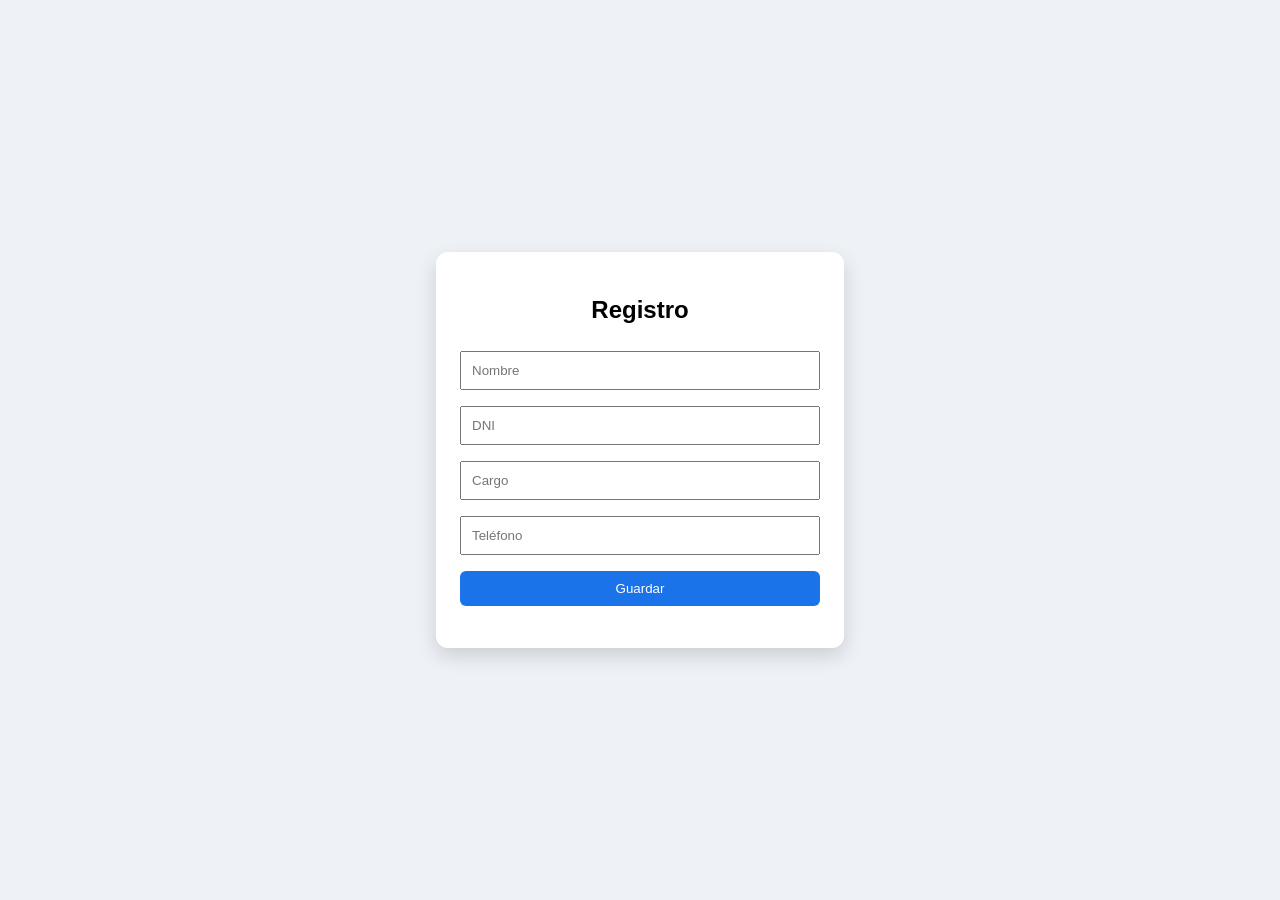
<file: index (2).html>
<!DOCTYPE html>
<html lang="es"><head><meta charset="UTF-8"><meta name="viewport" content="width=device-width,initial-scale=1">
<title>Formulario Google Sheets</title>
<style>
body{font-family:Arial,sans-serif;background:#eef2f7;display:flex;justify-content:center;align-items:center;height:100vh;margin:0}
.card{background:#fff;padding:24px;border-radius:12px;box-shadow:0 8px 20px rgba(0,0,0,.15);width:360px}
h2{text-align:center}input,button{width:100%;padding:10px;margin:8px 0;box-sizing:border-box}
button{background:#1a73e8;color:#fff;border:none;border-radius:6px;cursor:pointer}
#msg{text-align:center;margin-top:10px}
</style></head><body>
<div class="card">
<h2>Registro</h2>
<form id="f">
<input id="nombre" placeholder="Nombre" required>
<input id="dni" placeholder="DNI" required>
<input id="cargo" placeholder="Cargo">
<input id="telefono" placeholder="Teléfono">
<button>Guardar</button>
</form>
<div id="msg"></div>
</div>
<script>
const SCRIPT_URL="PEGA_AQUI_TU_URL_DEL_APPS_SCRIPT";
const f=document.getElementById("f"),msg=document.getElementById("msg");
f.onsubmit=async(e)=>{
e.preventDefault();
msg.textContent="Enviando...";
const datos={
nombre:nombre.value,dni:dni.value,cargo:cargo.value,telefono:telefono.value
};
try{
const r=await fetch(SCRIPT_URL,{method:"POST",headers:{"Content-Type":"application/json"},body:JSON.stringify(datos)});
if(!r.ok) throw new Error();
msg.textContent="✅ Registro guardado";
f.reset();
}catch(err){
msg.textContent="❌ Error. Revisa la URL del Apps Script.";
}
};
</script></body></html>
</file>
